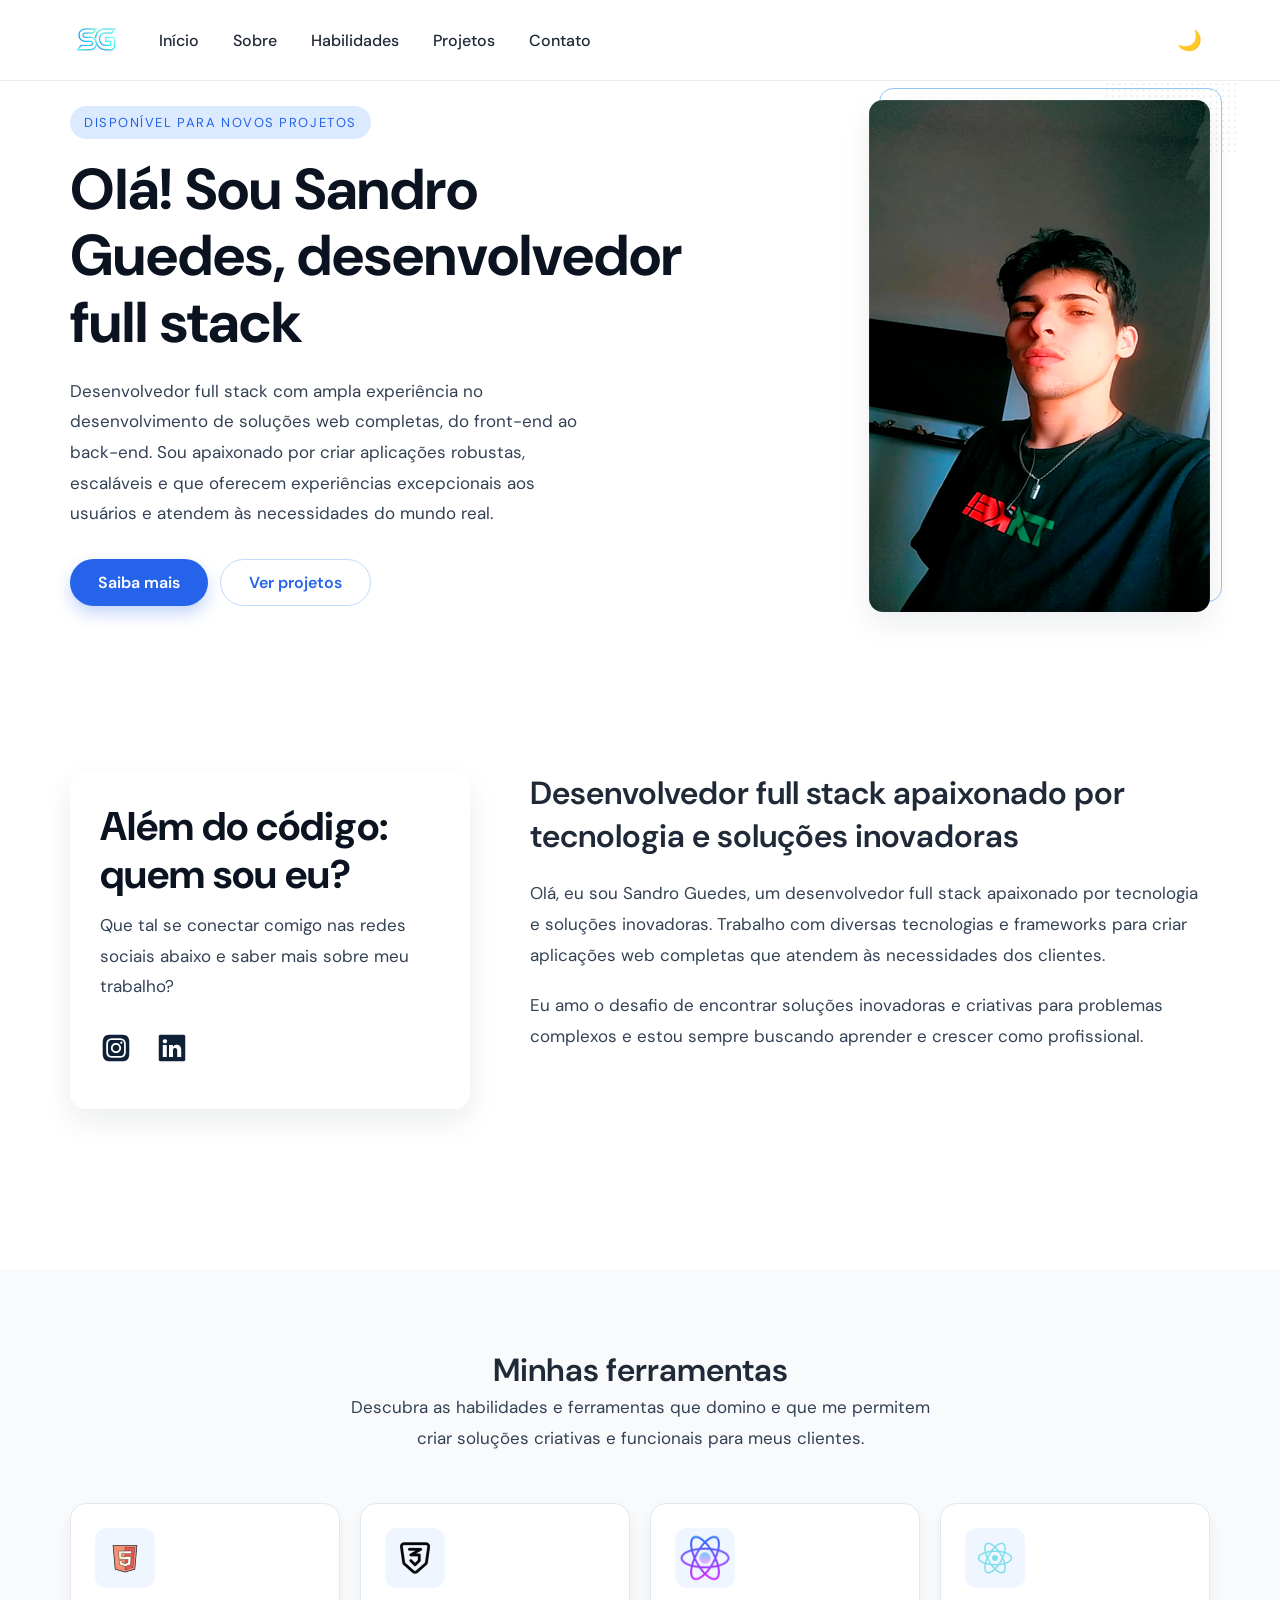
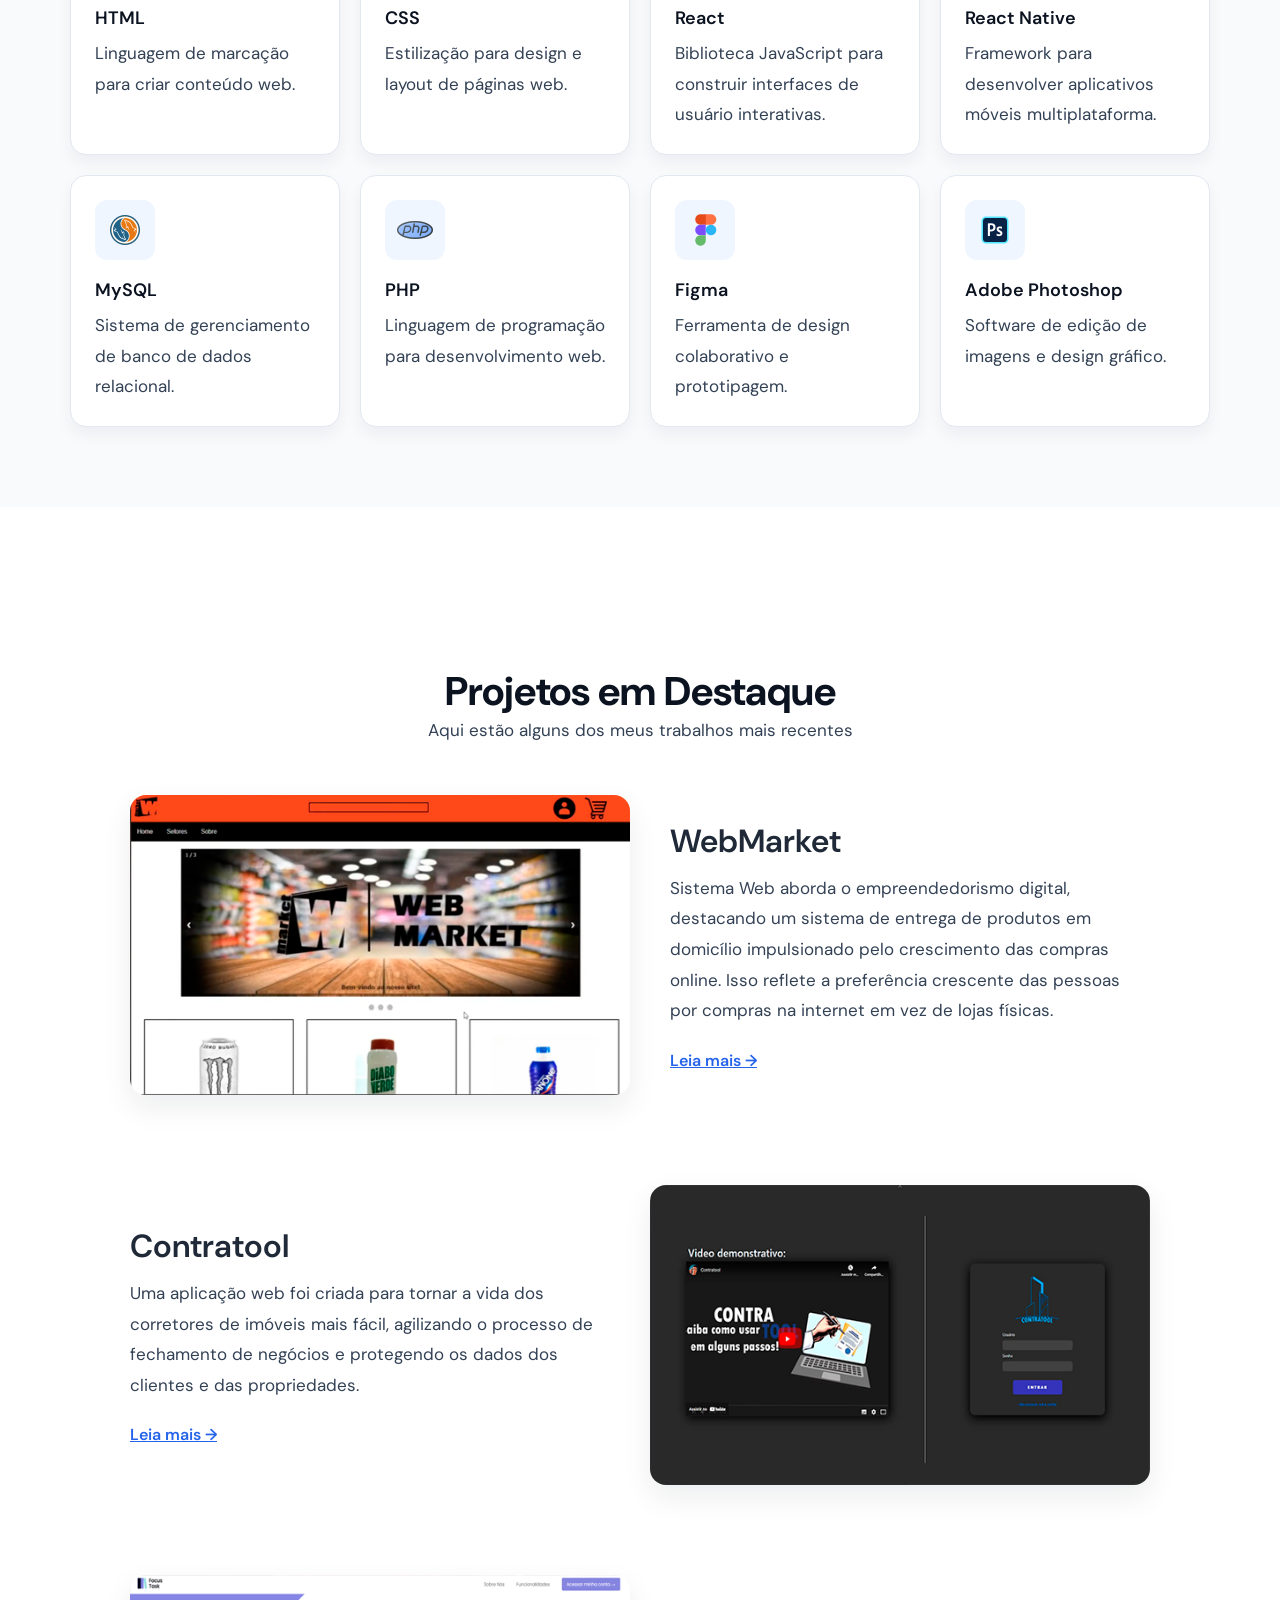
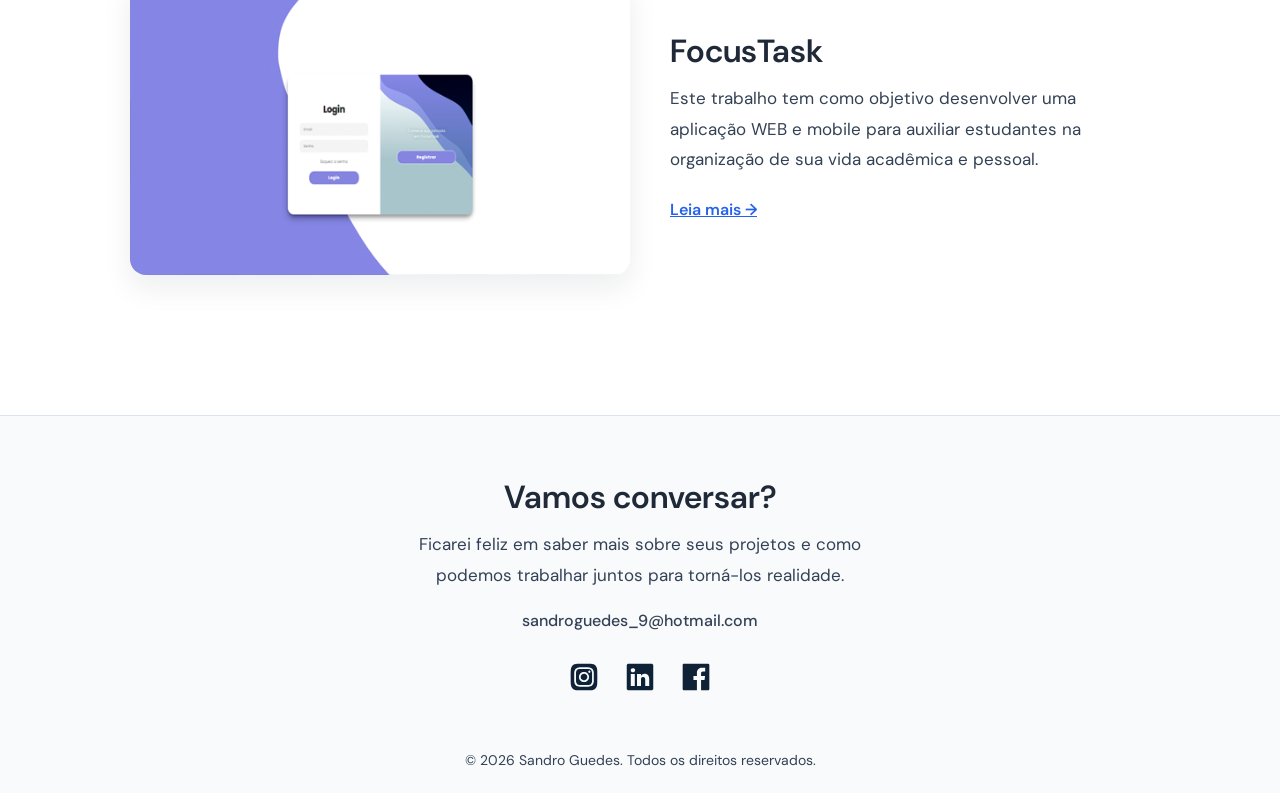
<file: index.html>
<!DOCTYPE html>
<html lang="pt-BR">
  <head>
    <!-- Meta tags -->
    <meta charset="UTF-8" />
    <meta http-equiv="X-UA-Compatible" content="IE=edge" />
    <meta name="viewport" content="width=device-width, initial-scale=1.0" />
    <meta
      name="description"
      content="Portfólio de Sandro Guedes, desenvolvedor full stack com foco em soluções web completas, modernas e escaláveis."
    />
    <!-- title -->
    <title>Sandro Guedes</title>
    <!-- CSS -->
    <link rel="stylesheet" href="css/extends.css" />
    <!-- Fonts -->
    <link rel="preconnect" href="https://fonts.googleapis.com" />
    <link rel="preconnect" href="https://fonts.gstatic.com" crossorigin />
    <link
      href="https://fonts.googleapis.com/css2?family=DM+Sans:wght@400;500;700&display=swap"
      rel="stylesheet"
    />
  </head>
  <body>
    <!-- navbar -->
    <nav class="navbar">
      <div class="navbar__content max-width mb-0">
        <a href="#header" aria-label="Voltar ao início" class="navbar__logo">
          <img src="assets/sg.png" alt="Logo Sandro Guedes" />
        </a>
        <ul class="navbar__links">
          <li><a href="#header">Início</a></li>
          <li><a href="#about">Sobre</a></li>
          <li><a href="#skills">Habilidades</a></li>
          <li><a href="#projects">Projetos</a></li>
          <li><a href="#footer">Contato</a></li>
        </ul>
        <div class="navbar__theme">
          <button class="theme-toggle" id="theme-toggle" aria-label="Alternar tema">
            <span class="theme-icon">🌙</span>
          </button>
        </div>
        <div class="navbar__mobile">
          <button class="burguer" aria-label="Abrir menu" aria-expanded="false" aria-controls="mobile-menu">
            <img src="assets/menu.svg" alt="" aria-hidden="true" />
          </button>
          <ul class="mobile__links" id="mobile-menu">
            <li><a href="#header">Início</a></li>
            <li><a href="#about">Sobre</a></li>
            <li><a href="#skills">Habilidades</a></li>
            <li><a href="#projects">Projetos</a></li>
            <li><a href="#footer">Contato</a></li>
          </ul>
        </div>
      </div>
    </nav>

    <!-- header -->
    <header id="header" class="max-width">
      <div class="header__left">
        <span class="tag">Disponível para novos projetos</span>
        <h1>Olá! Sou Sandro Guedes, desenvolvedor full stack</h1>
        <p>
          Desenvolvedor full stack com ampla experiência no desenvolvimento 
          de soluções web completas, do front-end ao back-end. Sou 
          apaixonado por criar aplicações robustas, escaláveis e que 
          oferecem experiências excepcionais aos usuários e atendem 
          às necessidades do mundo real.
        </p>
        <div class="header__cta">
          <a href="#about" class="btn btn-primary">Saiba mais</a>
          <a href="#projects" class="btn btn-secondary">Ver projetos</a>
        </div>
      </div>
      <div class="header__right">
        <div class="header__image">
          <img src="assets/sandro.png" alt="Sandro" class="Sandro" />
          <img src="assets/abstract.svg" alt="" class="background" aria-hidden="true" />
        </div>
      </div>
    </header>

    <!-- Sobre -->
    <section id="about" class="about max-width">
      <div class="about__left">
        <h2 class="secondary-title">Além do código: quem sou eu?</h2>
        <p>
          Que tal se conectar comigo nas redes sociais abaixo e saber mais sobre
          meu trabalho?
        </p>
        <ul>
          <li>
            <a href="https://www.instagram.com/sandrohenr1/" target="_blank" rel="noopener noreferrer"><img src="assets/instagram.svg" alt="Instagram" /></a>
          </li>
          <li>
            <a href="https://www.linkedin.com/in/sandro-guedes-567302214/" target="_blank" rel="noopener noreferrer"><img src="assets/linkedin.svg" alt="LinkedIn"  /></a>
          </li>

        </ul>
      </div>
      <div class="about__right">
        <h3 class="tertiary-title mb-m">
          Desenvolvedor full stack apaixonado por tecnologia e soluções inovadoras
        </h3>
        <p>
          Olá, eu sou Sandro Guedes, um desenvolvedor full stack apaixonado
           por tecnologia e soluções inovadoras. Trabalho com diversas tecnologias
            e frameworks para criar aplicações web completas que atendem às necessidades dos clientes.
        </p>
        <p>
          Eu amo o desafio de encontrar soluções inovadoras e criativas para
          problemas complexos e estou sempre buscando aprender e crescer como
          profissional.
        </p>
      </div>
    </section>

    <!-- habilidades -->
    <section id="skills" class="skills">
      <div class="skills__content max-width">
        <h2 class="tertiary-title">Minhas ferramentas</h2>
        <p class="description">
          Descubra as habilidades e ferramentas que domino e que me permitem
          criar soluções criativas e funcionais para meus clientes.
        </p>
        <ul>
          <li class="skills__item">
            <div class="image-container">
              <img src="assets/html.png" alt="Desenvolvimento Web" />
            </div>
            <h3>HTML</h3>
            <p>
              Linguagem de marcação para criar conteúdo web.
            </p>
          </li>
          <li class="skills__item">
            <div class="image-container">
              <img src="assets/Css.png" alt="Web Design" />
            </div>
            <h3>CSS</h3>
            <p>
              Estilização para design e layout de páginas web.
            </p>
          </li>
          <li class="skills__item">
            <div class="image-container">
              <img src="assets/react.png" alt="UX/UI Design" />
            </div>
            <h3>React</h3>
            <p>
              Biblioteca JavaScript para construir interfaces de usuário interativas.
            </p>
          </li>
          <li class="skills__item">
            <div class="image-container">
              <img src="assets/native.png" alt="Gerenciamentos de versões" />
            </div>
            <h3>React Native</h3>
            <p>
              Framework para desenvolver aplicativos móveis multiplataforma.
            </p>
          </li>
          <li class="skills__item">
            <div class="image-container">
              <img src="assets/icons8-mysql-36.png" alt="Gerenciamentos de versões" />
            </div>
            <h3>MySQL</h3>
            <p>
              Sistema de gerenciamento de banco de dados relacional.
            </p>
          </li>
          <li class="skills__item">
            <div class="image-container">
              <img src="assets/icons8-php-36.png" alt="Gerenciamentos de versões" />
            </div>
            <h3>PHP</h3>
            <p>
              Linguagem de programação para desenvolvimento web.
            </p>
          </li>
          <li class="skills__item">
            <div class="image-container">
              <img src="assets/icons8-figma-36.png" alt="Gerenciamentos de versões" />
            </div>
            <h3>Figma</h3>
            <p>
              Ferramenta de design colaborativo e prototipagem.
            </p>
          </li>
          <li class="skills__item">
            <div class="image-container">
              <img src="assets/icons8-photoshop-36.png" alt="Gerenciamentos de versões" />
            </div>
            <h3>Adobe Photoshop</h3>
            <p>
              Software de edição de imagens e design gráfico.
            </p>
          </li>
        </ul>
      </div>
    </section>

    <!-- Projetos -->
    <section id="projects" class="projects max-width">
      <div class="projects__content">
        <h2 class="secondary-title">Projetos em Destaque</h2>
        <p>
           Aqui estão alguns dos
          meus trabalhos mais recentes
        </p>
      </div>
      <ul>
        <li>
          <div class="image">
            <img src="assets/wm.png" alt="Projeto WebMarket" />
          </div>
          <div class="projects__info">
            <h3 class="tertiary-title">
              WebMarket
            </h3>
            <p>
              Sistema Web aborda o empreendedorismo digital, destacando um sistema de entrega de
               produtos em domicílio impulsionado pelo crescimento das compras online. 
               Isso reflete a preferência crescente das pessoas por compras na internet em vez 
               de lojas físicas.
            </p>
            <a href="https://github.com/D3STEr01/WebMarket" target="_blank" rel="noopener noreferrer">Leia mais &rarr;</a>
          </div>
        </li>
        <li class="projects__reversed-list">
          <div class="image">
            <img src="assets/contra.png" alt="Projeto Contratool" />
          </div>
          <div class="projects__info">
            <h3 class="tertiary-title">
              Contratool
            </h3>
            <p>
              Uma aplicação web foi criada para tornar a vida dos corretores de imóveis mais fácil, 
              agilizando o processo de fechamento de negócios e protegendo os dados dos clientes e das propriedades.
            </p>
            <a href="https://github.com/D3STEr01/Contratool" target="_blank" rel="noopener noreferrer">Leia mais &rarr;</a>
          </div>
        </li>
        <li>
          <div class="image">
            <img src="assets/fc.png" alt="Projeto FocusTask" />
          </div>
          <div class="projects__info">
            <h3 class="tertiary-title">
              FocusTask
            </h3>
            <p>
              Este trabalho tem como objetivo desenvolver uma aplicação WEB e mobile para auxiliar estudantes na organização de sua vida acadêmica e pessoal.
            </p>
            <a href="https://github.com/lisaguiar/tcc" target="_blank" rel="noopener noreferrer">Leia mais &rarr;</a>
          </div>
        </li>
      </ul>
    </section>

    <!-- Footer -->
    <footer id="footer">
      <div class="footer__content max-width mb-0">
        <h2 class="tertiary-title mb-s">Vamos conversar?</h2>
        <p class="mb-m">
          Ficarei feliz em saber mais sobre seus projetos e como podemos
          trabalhar juntos para torná-los realidade.
        </p>
        <div class="footer__contact mb-m">
          <span class="mb-m">sandroguedes_9@hotmail.com</span>
        </div>
        <ul class="mb-l">
          <li>
            <a href="https://www.instagram.com/sandroguedes01/" target="_blank" rel="noopener noreferrer"><img src="assets/instagram.svg" alt="Instagram" /></a>
          </li>
          <li>
            <a href="https://www.linkedin.com/in/sandro-guedes-567302214/" target="_blank" rel="noopener noreferrer"><img src="assets/linkedin.svg" alt="LinkedIn" /></a>
          </li>
          <li>
            <a href="https://www.facebook.com/" target="_blank" rel="noopener noreferrer"><img src="assets/facebook.svg" alt="Facebook" /></a>
          </li>
        </ul>
        <p class="footer__copyright">
          © 2026 Sandro Guedes. Todos os direitos reservados.
        </p>
      </div>
    </footer>
    <!-- script -->
    <script src="scripts/index.js"></script>
  </body>
</html>
</file>
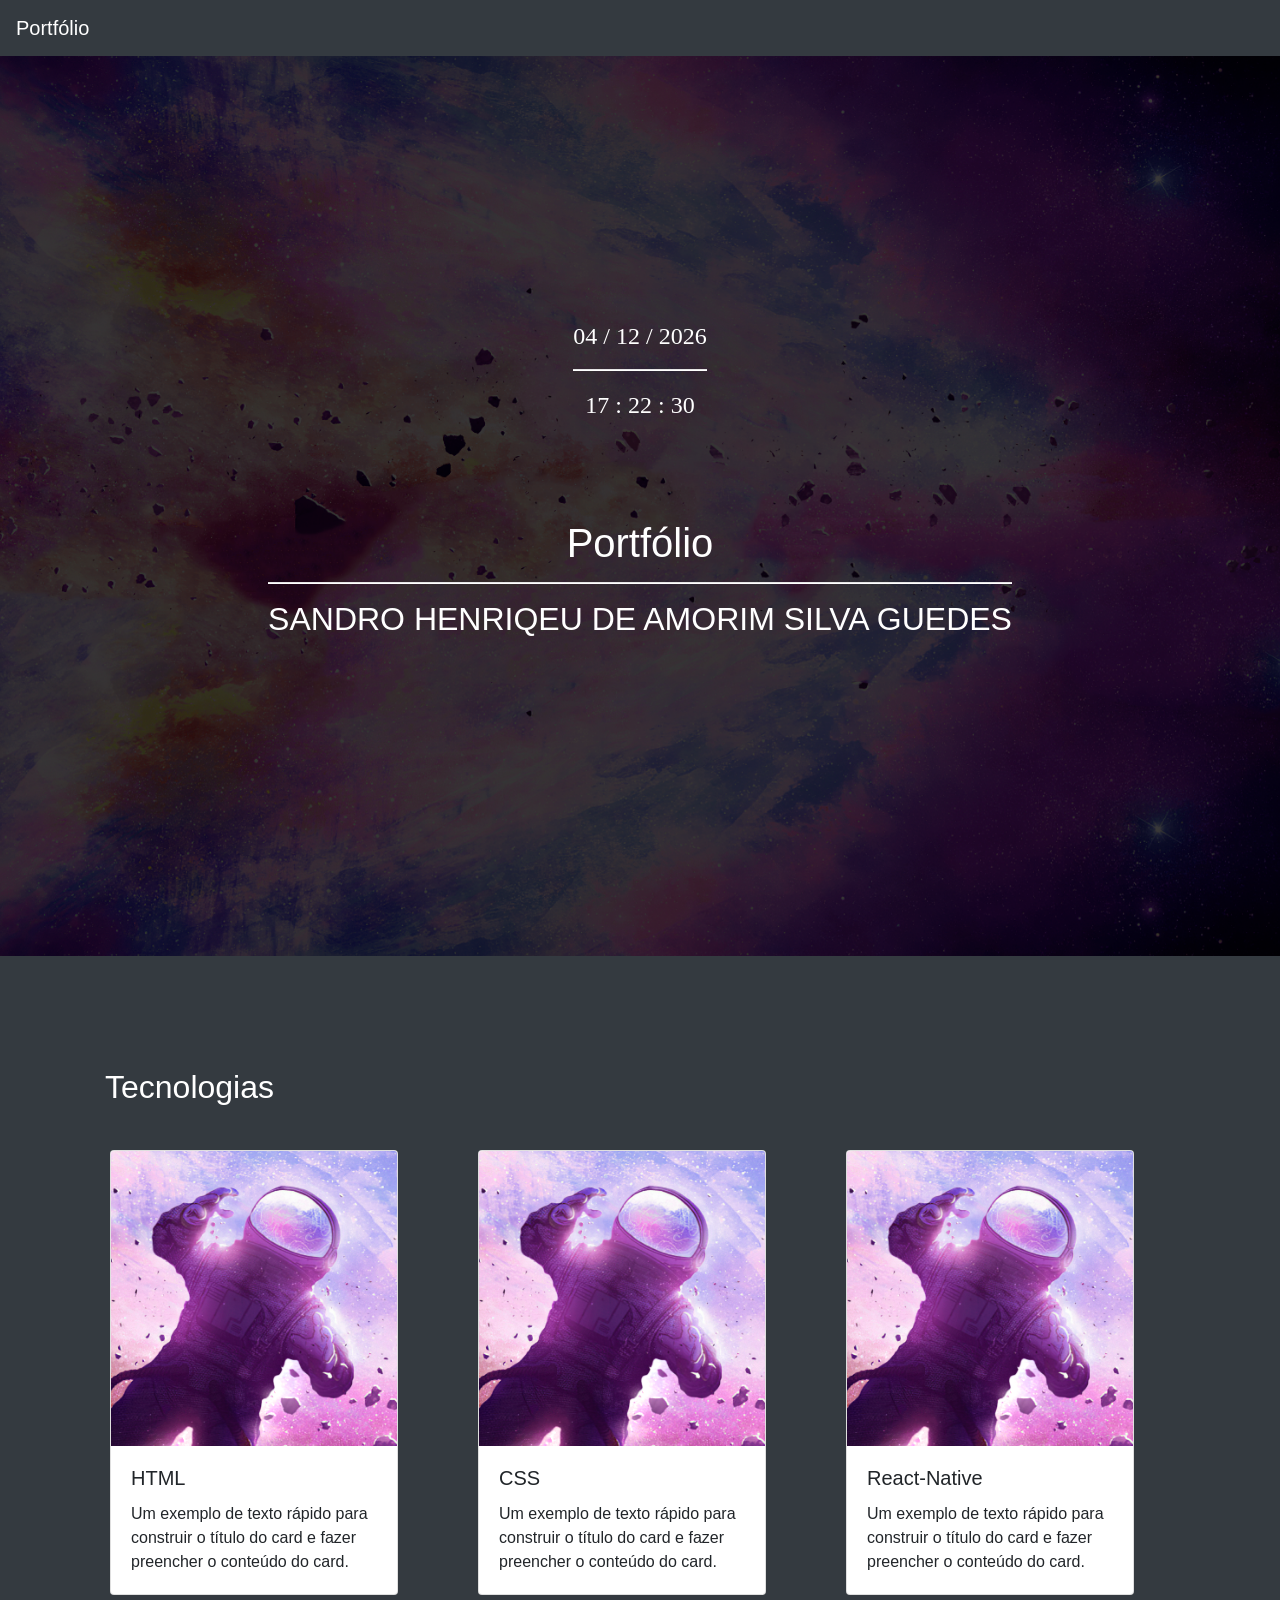
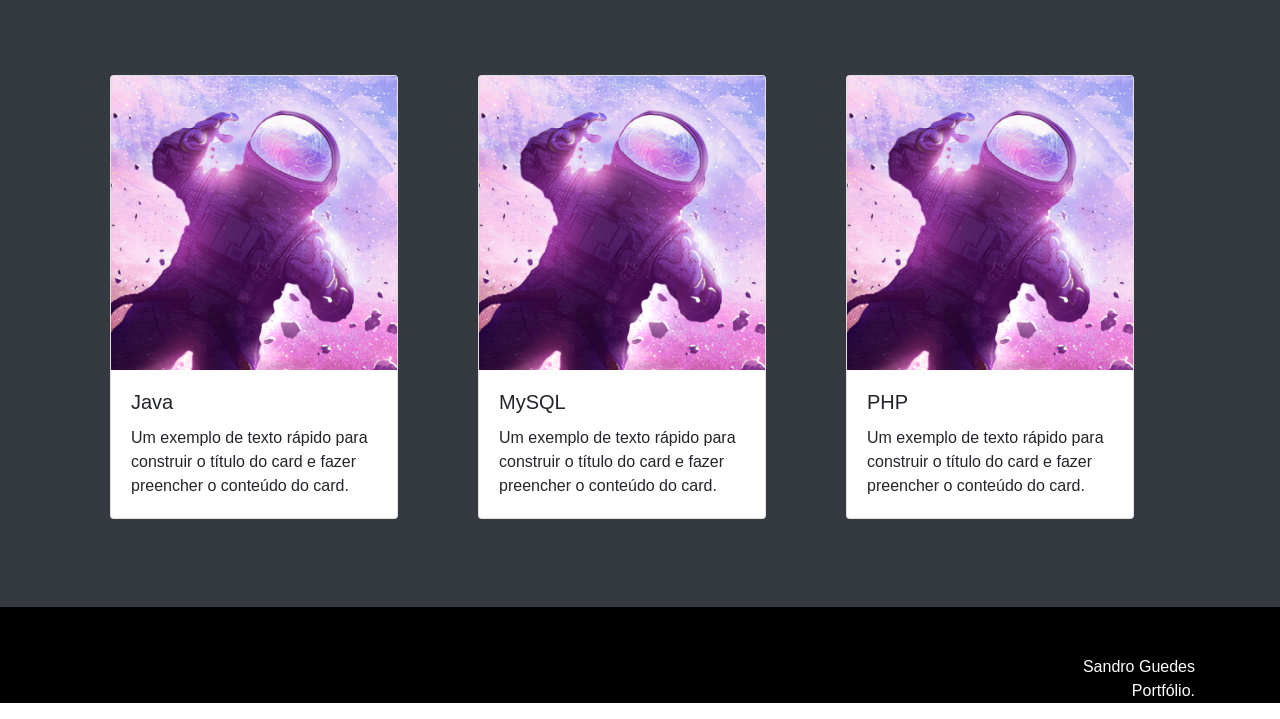
<file: Portifólio.html>
<!DOCTYPE html>
<html lang="pt-br">
<!--------------------------------SANDRO HENRIQUE DE AMORIM SILVA GUEDES --------------------->

<head>
    <meta charset="UTF-8">
    <meta http-equiv="X-UA-Compatible" content="IE=edge">
    <meta name="viewport" content="width=device-width, initial-scale=1.0">
    <title>Portfólio</title>
    <link rel="stylesheet" href="css/bootstrap.min.css">
    <link rel="stylesheet" href="css/virtuaa.css">
    <script src="https://code.jquery.com/jquery-1.11.2.js"></script>
    <script type="text/javascript">
        jQuery(window).load(function($){
            atualizaRelogio();
        });
    </script>
</head>

<body>
    <nav class="navbar navbar-expand-lg navbar-dark bg-dark text-white">
        <a class="navbar-brand" href="#">Portfólio</a>
        <button class="navbar-toggler" type="button" data-toggle="collapse" data-target="#conteudoNavbarSuportado"
            aria-controls="conteudoNavbarSuportado" aria-expanded="false" aria-label="Alterna navegação">
            <span class="navbar-toggler-icon"></span>
        </button>

    </nav>
    <main>
        <section id="cabecalho">
            <div>
                <output id="data" style="font-family: 'arial black', 'avant garde'; font-size: 24px;"></output>
                <hr id="line">
            </div>
            <div>
                <output id="hora" style="font-family: 'arial black', 'avant garde'; font-size: 24px;"></output>				
            </div>	
            <script>
                function atualizaRelogio(){ 
                    var momentoAtual = new Date();
                    
                    var vhora = momentoAtual.getHours();
                    var vminuto = momentoAtual.getMinutes();
                    var vsegundo = momentoAtual.getSeconds();
                    
                    var vdia = momentoAtual.getDate();
                    var vmes = momentoAtual.getMonth() + 1;
                    var vano = momentoAtual.getFullYear();
                    
                    if (vdia < 10){ vdia = "0" + vdia;}
                    if (vmes < 10){ vmes = "0" + vmes;}
                    if (vhora < 10){ vhora = "0" + vhora;}
                    if (vminuto < 10){ vminuto = "0" + vminuto;}
                    if (vsegundo < 10){ vsegundo = "0" + vsegundo;}
        
                    dataFormat = vdia + " / " + vmes + " / " + vano;
                    horaFormat = vhora + " : " + vminuto + " : " + vsegundo;
        
                    document.getElementById("data").innerHTML = dataFormat;
                    document.getElementById("hora").innerHTML = horaFormat;
        
                    setTimeout("atualizaRelogio()",1000);
                }
            </script>	
            <div class="row">
                <div class="col-lg-12 mb-5 text-center">
                    <h1 class="mt-5 pt-5">Portfólio</h1>
                    <hr id="line">
                    <h2>SANDRO HENRIQEU DE AMORIM SILVA GUEDES</h2>
                </div>
            </div>
        </section>


        <section class="bg-cinza pt-4 p-5">
            <div class="container bg-cinza mt-3">
                <div class="row">
                    <div class="col-12">
                        <div id="cabecalho2">
                        <h2 class="pt-5  ">Tecnologias</h2>
                        </div>
                    </div>
                    <div class="m-4 p-3">
                        <div class="card" style="width: 18rem;">
                            <img class="card-img-top" src="img/cards01.png" alt="Imagem de capa do card">
                            <div class="card-body">
                                <h5 class="card-title">HTML</h5>
                                <p class="card-text">Um exemplo de texto rápido para construir o título do card e fazer
                                    preencher o conteúdo do card.</p>
                            </div>
                        </div>
                    </div>
                    <div class="m-4 p-3">
                        <div class="card" style="width: 18rem;">
                            <img class="card-img-top" src="img/cards01.png" alt="Imagem de capa do card">
                            <div class="card-body">
                                <h5 class="card-title">CSS</h5>
                                <p class="card-text">Um exemplo de texto rápido para construir o título do card e fazer
                                    preencher o conteúdo do card.</p>
                            </div>
                        </div>
                    </div>
                    <div class="m-4 p-3">
                        <div class="card" style="width: 18rem;">
                            <img class="card-img-top" src="img/cards01.png" alt="Imagem de capa do card">
                            <div class="card-body">
                                <h5 class="card-title">React-Native</h5>
                                <p class="card-text">Um exemplo de texto rápido para construir o título do card e fazer
                                    preencher o conteúdo do card.</p>
                            </div>
                        </div>
                    </div>
                    <div class="m-4 p-3">
                        <div class="card" style="width: 18rem;">
                            <img class="card-img-top" src="img/cards01.png" alt="Imagem de capa do card">
                            <div class="card-body">
                                <h5 class="card-title">Java</h5>
                                <p class="card-text">Um exemplo de texto rápido para construir o título do card e fazer
                                    preencher o conteúdo do card.</p>
                            </div>
                        </div>
                    </div>
                    <div class="m-4 p-3">
                        <div class="card" style="width: 18rem;">
                            <img class="card-img-top" src="img/cards01.png" alt="Imagem de capa do card">
                            <div class="card-body">
                                <h5 class="card-title">MySQL</h5>
                                <p class="card-text">Um exemplo de texto rápido para construir o título do card e fazer
                                    preencher o conteúdo do card.</p>
                            </div>
                        </div>
                    </div>
                    <div class="m-4 p-3">
                        <div class="card" style="width: 18rem;">
                            <img class="card-img-top" src="img/cards01.png" alt="Imagem de capa do card">
                            <div class="card-body">
                                <h5 class="card-title">PHP</h5>
                                <p class="card-text">Um exemplo de texto rápido para construir o título do card e fazer
                                    preencher o conteúdo do card.</p>
                            </div>
                        </div>
                    </div>

                    

                </div>
            </div>
            </div>
        </section>
</main>






<footer class="bg-black pt-4">
    <div class="container">
      <div class="text-right text-white">
        <p class="pt-4">
          Sandro Guedes <br>
          Portfólio. 
        </p>
      </div>
    </div>
    
  </footer>




    <script src="js/jquery-3.5.1.min.js"></script>
    <script src="js/bootstrap.bundle.min.js"></script>
</body>

</html>
</file>
<file: css/extends.css>
@import './variables.css';
@import './globals.css';

@import './components/navbar.css';
@import './components/header.css';
@import './components/about.css';
@import './components/skills.css';
@import './components/projects.css';
@import './components/footer.css';
</file>
<file: css/virtuaa.css>
#cabecalho {
    height: 100vh;
    display: flex;
    align-items: center;
    justify-content: center;
    flex-direction: column;
    
    background-image: url('../img/background003.png');
    background-repeat: no-repeat;
    background-position: center;
    background-size: cover;
    color: #fff;
}

.bg-cinza{
    background-color: #343a40;

}

#cabecalho2{
    height: 10vh;
    color: #fff;
    margin-left: 20px;

}

#line{
    height: 1px;
    width: 100%;
    background-color: #fff;
    margin-top: 15px;
}

.bg-black{
    background-color: black;
}
</file>
